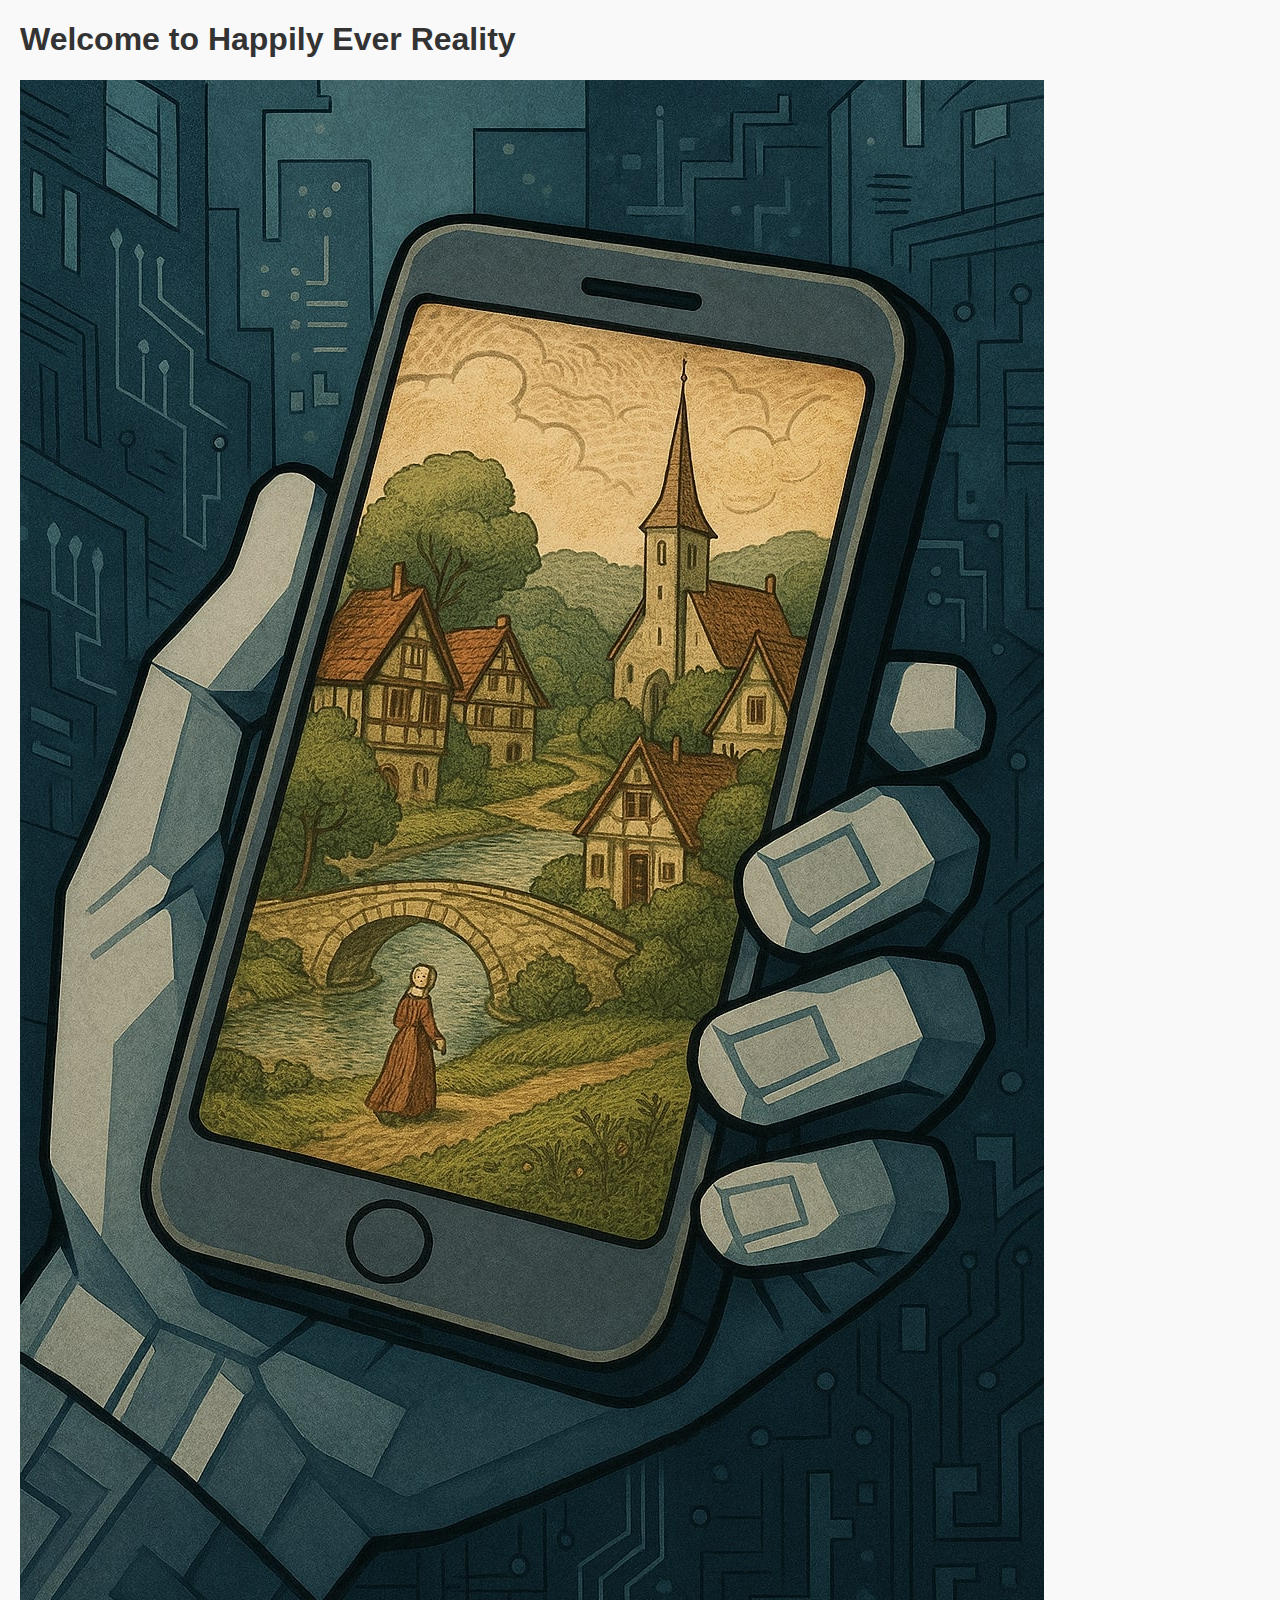
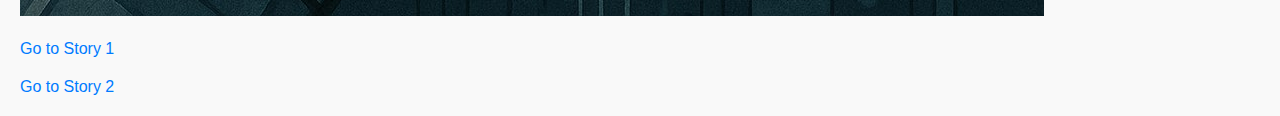
<file: index.html>
<!DOCTYPE html>
<html>
<head>
    <title>Happily Ever Reality</title>
    <link rel="stylesheet" href="style.css">
</head>
<body>
    <h1>Welcome to Happily Ever Reality</h1>

    <!-- 이미지 삽입 -->
    <img src="images/main.jpg" alt="Main Image" style="max-width: 100%; height: auto;">

    <p><a href="story1.html">Go to Story 1</a></p>
    <p><a href="story2.html">Go to Story 2</a></p>
</body>
</html>
</file>
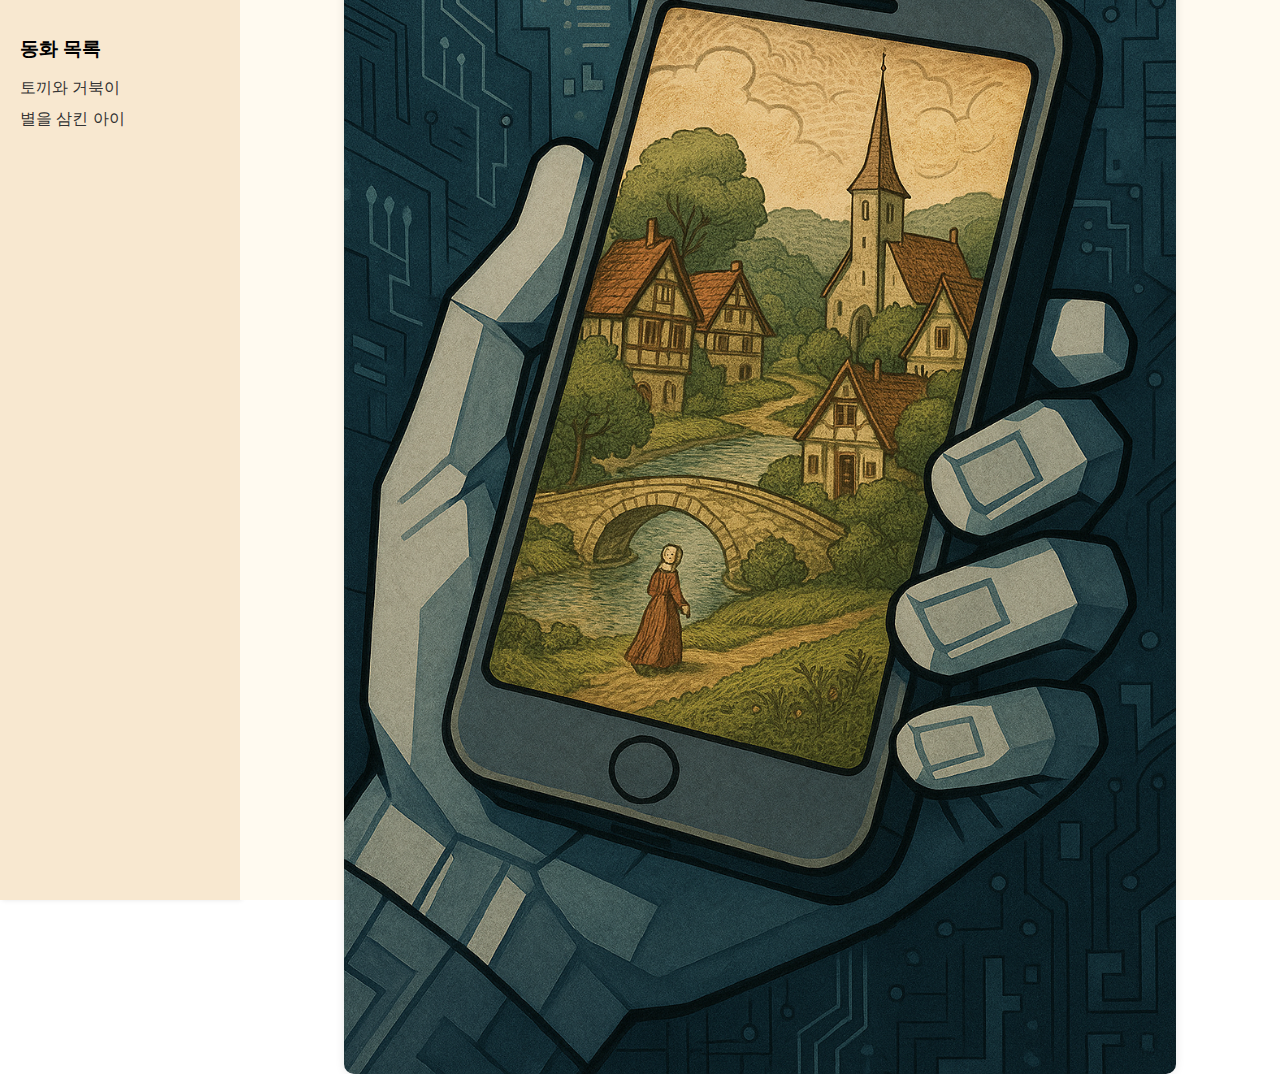
<file: Happily-Ever-Reality/index.html>
<!DOCTYPE html>
<html lang="ko">
<head>
  <meta charset="UTF-8" />
  <title>동화나라</title>
  <link rel="stylesheet" href="style.css" />
</head>
<body>
  <div class="container">
    <nav class="sidebar">
      <h2>동화 목록</h2>
      <ul>
        <li><a href="story1.html">토끼와 거북이</a></li>
        <li><a href="story2.html">별을 삼킨 아이</a></li>
      </ul>
    </nav>
    <main class="main-content">
      <img src="images/main.jpg" alt="동화 대표 이미지" class="main-image" />
    </main>
  </div>
</body>
</html>
</file>
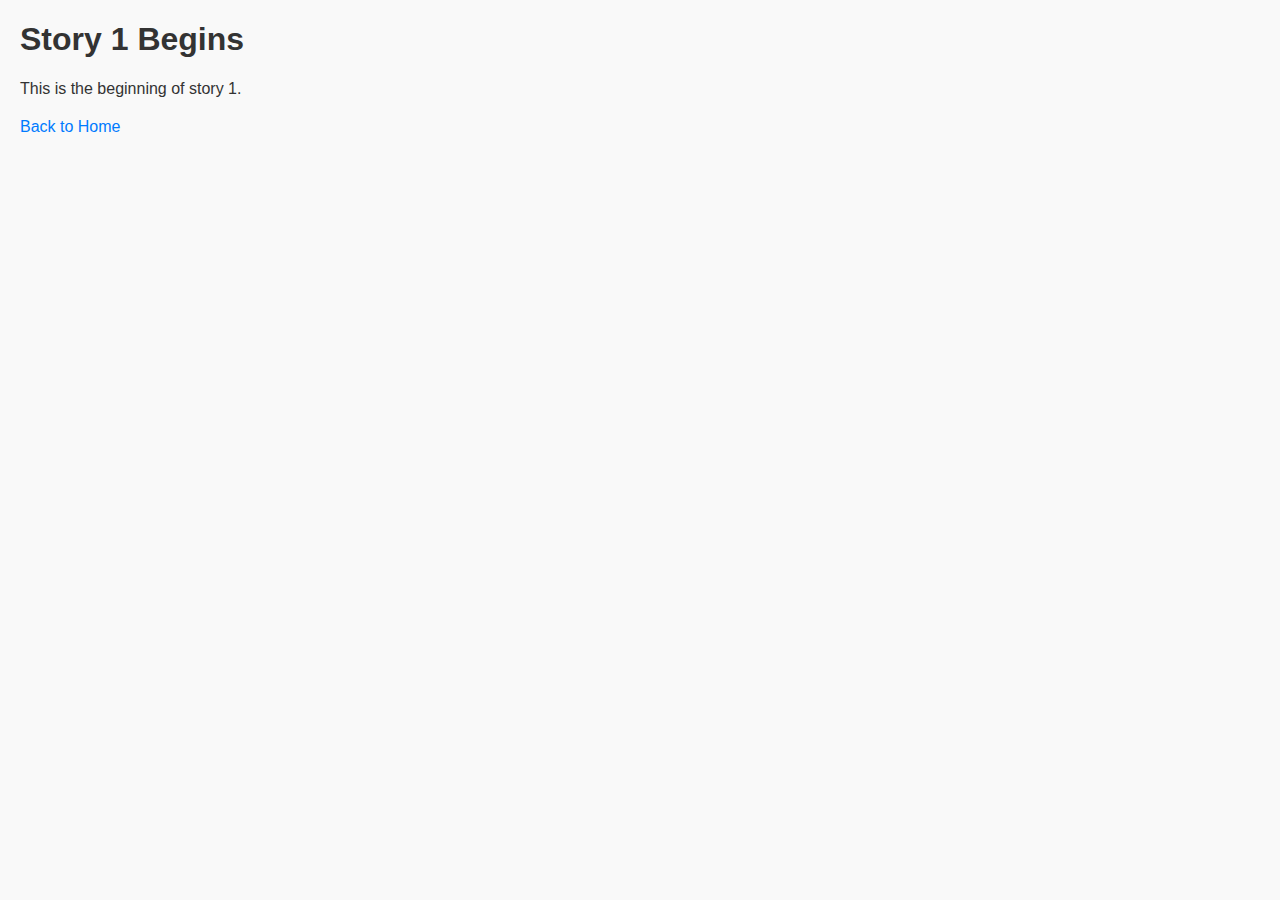
<file: story1.html>
<!DOCTYPE html>
<html>
<head>
    <title>Story 1</title>
    <link rel="stylesheet" href="style.css">
</head>
<body>
    <h1>Story 1 Begins</h1>
    <p>This is the beginning of story 1.</p>
    <a href="index.html">Back to Home</a>
</body>
</html>
</file>
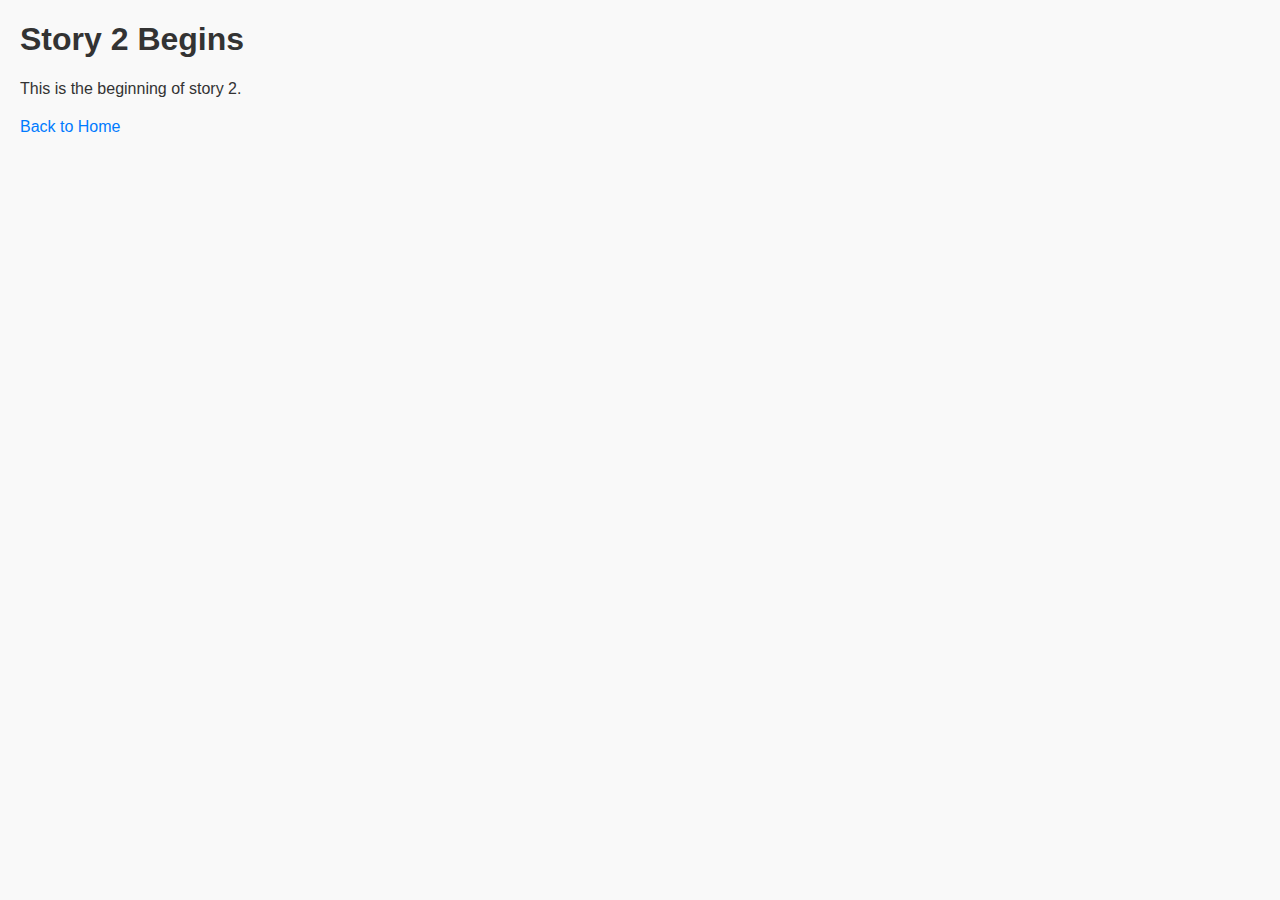
<file: story2.html>
<!DOCTYPE html>
<html>
<head>
    <title>Story 2</title>
    <link rel="stylesheet" href="style.css">
</head>
<body>
    <h1>Story 2 Begins</h1>
    <p>This is the beginning of story 2.</p>
    <a href="index.html">Back to Home</a>
</body>
</html>
</file>
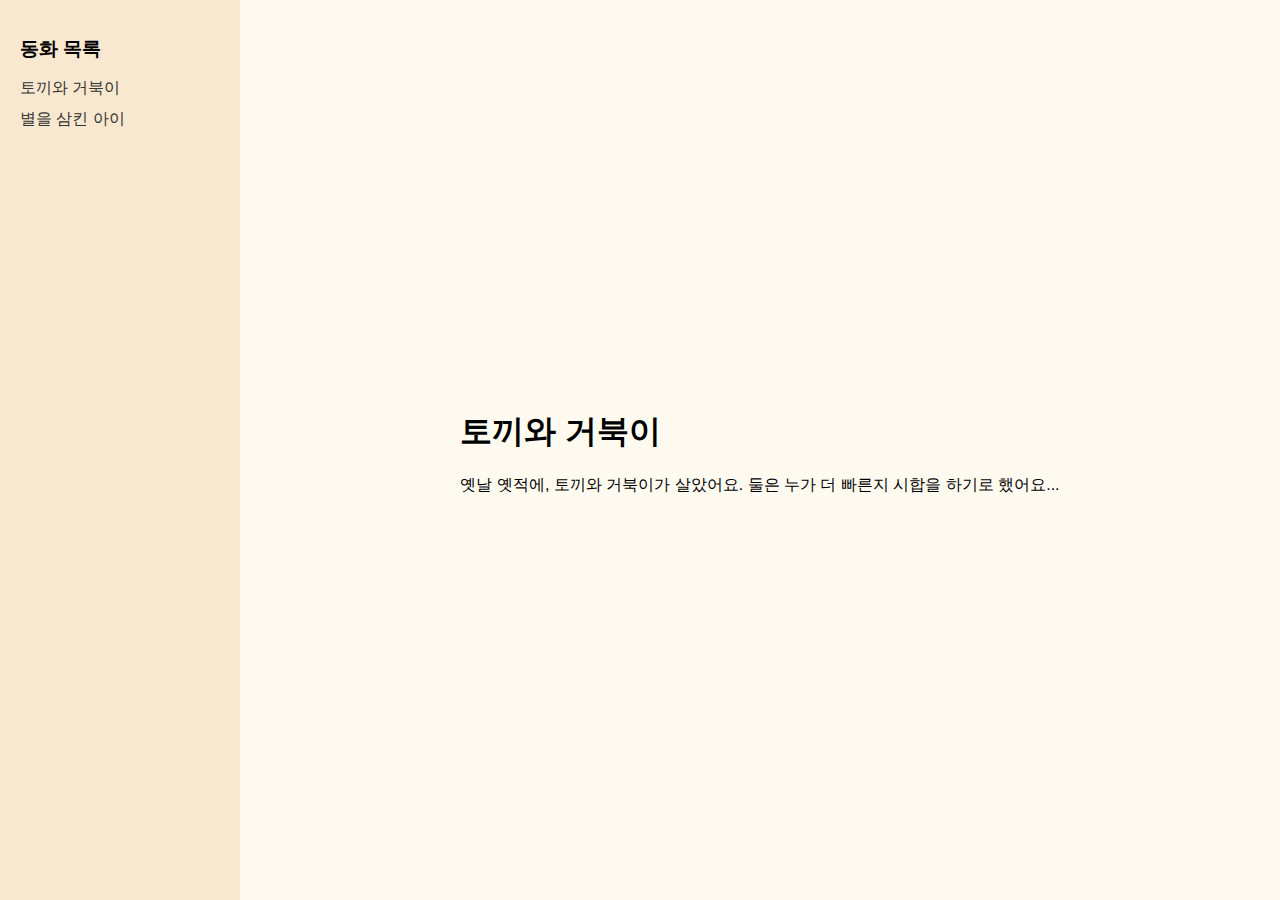
<file: Happily-Ever-Reality/story1.html>
<!DOCTYPE html>
<html lang="ko">
<head>
  <meta charset="UTF-8" />
  <title>토끼와 거북이</title>
  <link rel="stylesheet" href="style.css" />
</head>
<body>
  <div class="container">
    <nav class="sidebar">
      <h2>동화 목록</h2>
      <ul>
        <li><a href="story1.html">토끼와 거북이</a></li>
        <li><a href="story2.html">별을 삼킨 아이</a></li>
      </ul>
    </nav>
    <main class="main-content">
      <div style="padding: 20px; max-width: 600px;">
        <h1>토끼와 거북이</h1>
        <p>옛날 옛적에, 토끼와 거북이가 살았어요. 둘은 누가 더 빠른지 시합을 하기로 했어요...</p>
      </div>
    </main>
  </div>
</body>
</html>
</file>
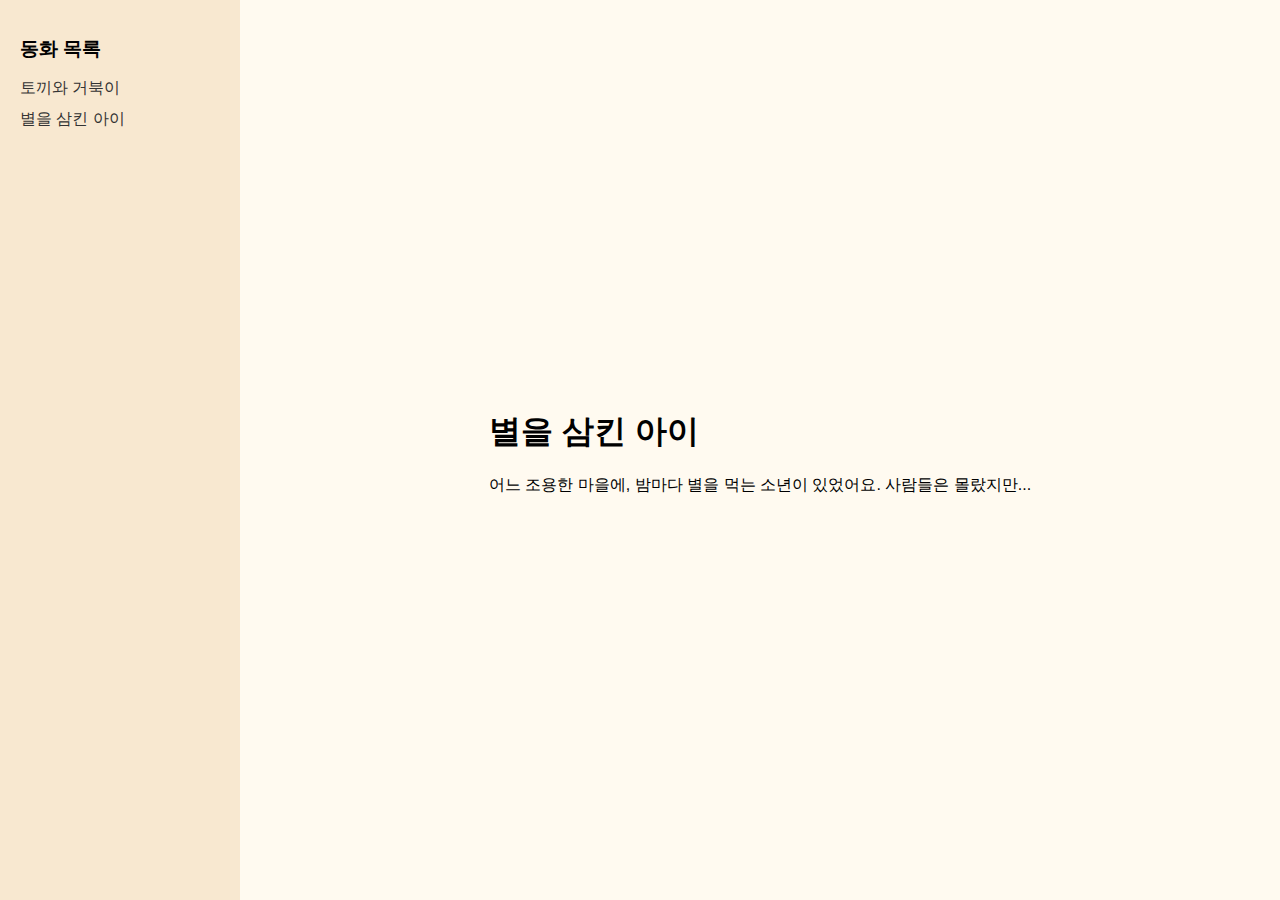
<file: Happily-Ever-Reality/story2.html>
<!DOCTYPE html>
<html lang="ko">
<head>
  <meta charset="UTF-8" />
  <title>별을 삼킨 아이</title>
  <link rel="stylesheet" href="style.css" />
</head>
<body>
  <div class="container">
    <nav class="sidebar">
      <h2>동화 목록</h2>
      <ul>
        <li><a href="story1.html">토끼와 거북이</a></li>
        <li><a href="story2.html">별을 삼킨 아이</a></li>
      </ul>
    </nav>
    <main class="main-content">
      <div style="padding: 20px; max-width: 600px;">
        <h1>별을 삼킨 아이</h1>
        <p>어느 조용한 마을에, 밤마다 별을 먹는 소년이 있었어요. 사람들은 몰랐지만...</p>
      </div>
    </main>
  </div>
</body>
</html>
</file>
<file: style.css>
body {
    font-family: Arial, sans-serif;
    margin: 20px;
    background-color: #f9f9f9;
    color: #333;
}
a {
    display: block;
    margin-top: 20px;
    color: #007BFF;
    text-decoration: none;
}
a:hover {
    text-decoration: underline;
}
</file>
<file: Happily-Ever-Reality/style.css>
body {
  margin: 0;
  font-family: 'Arial', sans-serif;
}

.container {
  display: flex;
  height: 100vh;
}

.sidebar {
  width: 200px;
  background-color: #f8e8d0;
  padding: 20px;
  box-shadow: 2px 0 5px rgba(0,0,0,0.1);
}

.sidebar h2 {
  font-size: 1.2em;
}

.sidebar ul {
  list-style: none;
  padding: 0;
}

.sidebar ul li {
  margin: 10px 0;
}

.sidebar ul li a {
  text-decoration: none;
  color: #333;
}

.sidebar ul li a:hover {
  color: #c060a1;
}

.main-content {
  flex-grow: 1;
  display: flex;
  align-items: center;
  justify-content: center;
  background-color: #fffaf0;
}

.main-image {
  max-width: 80%;
  border-radius: 10px;
  box-shadow: 0 0 10px rgba(0,0,0,0.1);
}
</file>
